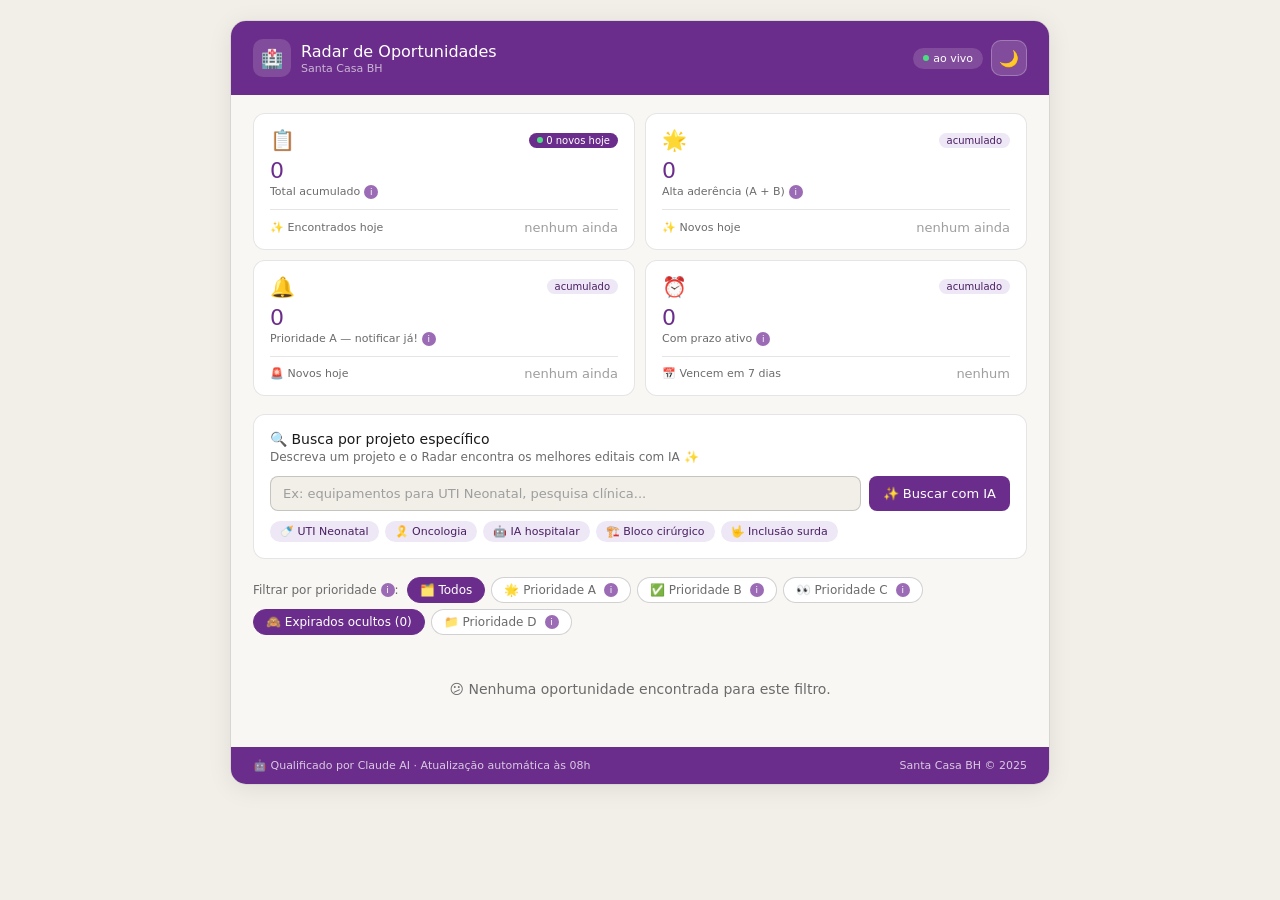
<file: index.html>
<!DOCTYPE html>
<html lang="pt-BR">
<head>
<meta charset="UTF-8"/>
<meta name="viewport" content="width=device-width, initial-scale=1.0"/>
<title>Radar de Oportunidades — Santa Casa BH</title>
<style>
*{box-sizing:border-box;margin:0;padding:0}
:root{--font-sans:system-ui,-apple-system,sans-serif}
body{font-family:var(--font-sans);background:#f1efe8;min-height:100vh;padding:20px}
@media(max-width:500px){body{padding:0}}
.radar{--bg:#f8f7f4;--bg3:#f1efe8;--border:rgba(0,0,0,0.1);--border2:rgba(0,0,0,0.18);--txt:#1a1a1a;--txt2:#6b6b6b;--txt3:#9e9e9e;--roxo:#6B2D8B;--roxo2:#4A1F61;--roxo-light:#EDE7F6;--roxo-mid:#9C6BB5;--card-bg:#ffffff;max-width:820px;margin:0 auto;border-radius:16px;overflow:hidden;border:0.5px solid var(--border);box-shadow:0 4px 24px rgba(0,0,0,0.08)}
@media(max-width:500px){.radar{border-radius:0;box-shadow:none}}
.radar.dark{--bg:#1a1520;--bg3:#2d2638;--border:rgba(255,255,255,0.1);--border2:rgba(255,255,255,0.18);--txt:#f0ecf5;--txt2:#b39dcc;--txt3:#7a6a8a;--roxo:#9C6BB5;--roxo2:#B085CC;--roxo-light:#2d1f3d;--roxo-mid:#7B4FA0;--card-bg:#231d2c}
.header{background:#6B2D8B;padding:18px 22px;display:flex;align-items:center;justify-content:space-between}
.radar.dark .header{background:#2d1f3d}
.header-logo{display:flex;align-items:center;gap:10px}
.logo-box{width:38px;height:38px;border-radius:10px;background:rgba(255,255,255,0.15);display:flex;align-items:center;justify-content:center;font-size:18px}
.header-name{color:#fff;font-size:16px;font-weight:500}
.header-sub{color:rgba(255,255,255,0.65);font-size:11px;margin-top:1px}
.header-right{display:flex;align-items:center;gap:8px}
.live-badge{background:rgba(255,255,255,0.15);color:#fff;font-size:11px;padding:4px 10px;border-radius:20px;display:flex;align-items:center;gap:4px}
.live-dot{width:6px;height:6px;border-radius:50%;background:#4ade80}
.mode-btn{width:36px;height:36px;border-radius:10px;background:rgba(255,255,255,0.15);border:0.5px solid rgba(255,255,255,0.25);color:#fff;font-size:16px;cursor:pointer;display:flex;align-items:center;justify-content:center}
.mode-btn:hover{background:rgba(255,255,255,0.25)}
.content{padding:18px 22px;background:var(--bg)}
@media(max-width:500px){.content{padding:12px 14px}}
.stats{display:grid;grid-template-columns:repeat(2,1fr);gap:10px;margin-bottom:18px}
.stat{background:var(--card-bg);border-radius:12px;padding:14px 16px;border:0.5px solid var(--border)}
.stat-top{display:flex;align-items:center;justify-content:space-between;margin-bottom:8px}
.stat-emoji{font-size:20px}
.novo-badge{background:var(--roxo-light);color:var(--roxo2);font-size:10px;padding:2px 8px;border-radius:20px;font-weight:500;display:flex;align-items:center;gap:3px}
.novo-badge.destaque{background:#6B2D8B;color:#fff}
.radar.dark .novo-badge.destaque{background:#7B4FA0}
.novo-dot{width:6px;height:6px;border-radius:50%;background:#4ade80}
.stat-num{font-size:22px;font-weight:500;color:var(--roxo);line-height:1}
.stat-label{font-size:11px;color:var(--txt2);margin-top:3px}
.stat-divider{height:0.5px;background:var(--border);margin:10px 0}
.stat-hoje{display:flex;align-items:center;justify-content:space-between}
.stat-hoje-label{font-size:11px;color:var(--txt2)}
.stat-hoje-num{font-size:13px;font-weight:500;color:var(--roxo)}
.stat-hoje-num.zero{color:var(--txt3)}
.busca-box{background:var(--card-bg);border-radius:12px;border:0.5px solid var(--border);padding:16px;margin-bottom:18px}
.busca-title{font-size:14px;font-weight:500;color:var(--txt);margin-bottom:3px}
.busca-sub{font-size:12px;color:var(--txt2);margin-bottom:12px}
.busca-row{display:flex;gap:8px}
.busca-input{flex:1;border:0.5px solid var(--border2);border-radius:8px;padding:9px 12px;font-size:13px;font-family:var(--font-sans);background:var(--bg3);color:var(--txt)}
.busca-input:focus{outline:none;border-color:var(--roxo)}
.busca-input::placeholder{color:var(--txt3)}
.busca-btn-ia{background:var(--roxo);color:#fff;border:none;border-radius:8px;padding:9px 14px;font-size:13px;cursor:pointer;white-space:nowrap;font-family:var(--font-sans)}
.busca-btn-ia:hover{background:var(--roxo2)}
.busca-btn-ia:disabled{background:var(--txt3)}
.chips{display:flex;gap:6px;flex-wrap:wrap;margin-top:10px}
.chip{background:var(--roxo-light);color:var(--roxo2);font-size:11px;padding:4px 10px;border-radius:20px;cursor:pointer;border:none;font-family:var(--font-sans)}
.chip:hover{opacity:.85}
.fallback-aviso{font-size:11px;color:var(--txt3);margin-top:8px;display:flex;align-items:center;gap:4px}
.filtros{display:flex;gap:6px;flex-wrap:wrap;margin-bottom:14px;align-items:center}
.fil-label{font-size:12px;color:var(--txt2);margin-right:2px}
.fil-btn{background:var(--card-bg);border:0.5px solid var(--border2);border-radius:20px;padding:5px 12px;font-size:12px;cursor:pointer;color:var(--txt2);display:flex;align-items:center;gap:4px;font-family:var(--font-sans)}
.fil-btn.on{background:var(--roxo);color:#fff;border-color:var(--roxo)}
.cards{display:flex;flex-direction:column;gap:10px}
.card{background:var(--card-bg);border-radius:12px;border:0.5px solid var(--border);padding:14px 16px;cursor:pointer;display:flex;gap:12px;align-items:flex-start;transition:border-color .15s}
@media(max-width:500px){.card{padding:12px}}
.card:hover{border-color:var(--roxo-mid)}
.card-pri{width:44px;min-width:44px;height:44px;border-radius:10px;display:flex;flex-direction:column;align-items:center;justify-content:center;gap:1px;background:var(--roxo-light)}
.card-pri-emoji{font-size:18px}
.card-pri-label{font-size:9px;font-weight:500;color:var(--roxo)}
.card-body{flex:1;min-width:0}
.card-title{font-size:15px;font-weight:500;color:var(--txt);margin-bottom:5px;line-height:1.4}
.card-source{font-size:12px;color:var(--txt2);margin-bottom:8px}
.pct-row{display:flex;align-items:center;gap:8px}
.pct-track{flex:1;height:6px;background:var(--border);border-radius:3px;overflow:hidden}
.pct-fill{height:100%;border-radius:3px;background:var(--roxo)}
.pct-fill.med{background:var(--roxo-mid)}
.pct-fill.low{background:var(--txt3)}
.pct-label{font-size:12px;font-weight:500;color:var(--roxo);min-width:38px;text-align:right}
.pct-label.med{color:var(--roxo-mid)}
.pct-label.low{color:var(--txt3)}
.tags{display:flex;gap:5px;flex-wrap:wrap;margin-top:8px}
.tag{font-size:10px;padding:2px 7px;border-radius:10px;background:var(--roxo-light);color:var(--roxo2)}
.card-right{display:flex;flex-direction:column;align-items:flex-end;gap:5px;flex-shrink:0}
.deadline{font-size:11px;padding:3px 8px;border-radius:10px;background:var(--roxo-light);color:var(--roxo2);white-space:nowrap}
.deadline.hot{background:#FFF3CD;color:#856404}
.deadline.vencido{background:#f1efe8;color:var(--txt3)}
.deadline.semprazo{background:var(--bg3);color:var(--txt3);border:0.5px dashed var(--border2)}
.radar.dark .deadline.hot{background:#3d3000;color:#ffc107}
.radar.dark .deadline.vencido{background:#2a2a2a;color:var(--txt3)}
.empty{text-align:center;padding:32px;color:var(--txt2);font-size:14px}
.res-section{margin-top:14px;border-top:0.5px solid var(--border);padding-top:14px}
.res-title{font-size:13px;font-weight:500;margin-bottom:10px;color:var(--txt)}
.res-card{background:var(--bg3);border-radius:10px;padding:12px;margin-bottom:8px;border-left:3px solid var(--roxo)}
.res-card.B{border-left-color:var(--roxo-mid)}
.res-card.C{border-left-color:var(--txt3)}
.res-titulo{font-size:13px;font-weight:500;margin-bottom:4px;color:var(--txt)}
.res-just{font-size:12px;color:var(--txt2);line-height:1.5;margin-bottom:6px}
.res-meta{display:flex;gap:6px;flex-wrap:wrap}
.pill{font-size:11px;padding:2px 8px;border-radius:10px;background:var(--card-bg);color:var(--txt2);border:0.5px solid var(--border)}
.footer{background:#6B2D8B;padding:12px 22px;display:flex;justify-content:space-between;align-items:center;flex-wrap:wrap;gap:6px}
.radar.dark .footer{background:#2d1f3d}
.footer-txt{color:rgba(255,255,255,0.75);font-size:11px}
.info-wrap{position:relative;display:inline-flex;align-items:center;cursor:pointer;margin-left:4px;vertical-align:middle}
.info-icon{width:14px;height:14px;border-radius:50%;background:var(--roxo-mid);color:#fff;font-size:9px;font-weight:500;display:inline-flex;align-items:center;justify-content:center;user-select:none}
.tooltip{display:none;position:absolute;bottom:calc(100% + 6px);left:50%;transform:translateX(-50%);background:#2C2C2A;color:#fff;font-size:11px;line-height:1.5;padding:8px 10px;border-radius:8px;width:200px;z-index:99;pointer-events:none;white-space:normal}
.tooltip::after{content:'';position:absolute;top:100%;left:50%;transform:translateX(-50%);border:5px solid transparent;border-top-color:#2C2C2A}
.info-wrap:hover .tooltip,.info-wrap.open .tooltip{display:block}
</style>
</head>
<body>
<div class="radar" id="radar">
<div class="header">
  <div class="header-logo">
    <div class="logo-box">🏥</div>
    <div>
      <div class="header-name">Radar de Oportunidades</div>
      <div class="header-sub">Santa Casa BH</div>
    </div>
  </div>
  <div class="header-right">
    <div class="live-badge"><div class="live-dot"></div> ao vivo</div>
    <button class="mode-btn" id="mode-btn" onclick="toggleMode()" aria-label="Alternar modo escuro/claro">🌙</button>
  </div>
</div>
<div class="content">
  <div class="stats">
    <div class="stat">
      <div class="stat-top"><span class="stat-emoji">📋</span><span class="novo-badge destaque"><span class="novo-dot"></span> <span id="novos-hoje">0</span> novos hoje</span></div>
      <div class="stat-num" id="s-total">—</div>
      <div class="stat-label">Total acumulado<span class="info-wrap" onclick="toggleTip(this)"><span class="info-icon">i</span><span class="tooltip">Todos os editais encontrados desde o início. Cresce todo dia com a atualização automática das 08h.</span></span></div>
      <div class="stat-divider"></div>
      <div class="stat-hoje"><span class="stat-hoje-label">✨ Encontrados hoje</span><span class="stat-hoje-num zero" id="hoje-total">—</span></div>
    </div>
    <div class="stat">
      <div class="stat-top"><span class="stat-emoji">🌟</span><span class="novo-badge">acumulado</span></div>
      <div class="stat-num" id="s-ab">—</div>
      <div class="stat-label">Alta aderência (A + B)<span class="info-wrap" onclick="toggleTip(this)"><span class="info-icon">i</span><span class="tooltip">Editais com 60% ou mais de aderência, sem contar os expirados.</span></span></div>
      <div class="stat-divider"></div>
      <div class="stat-hoje"><span class="stat-hoje-label">✨ Novos hoje</span><span class="stat-hoje-num zero" id="hoje-ab">—</span></div>
    </div>
    <div class="stat">
      <div class="stat-top"><span class="stat-emoji">🔔</span><span class="novo-badge">acumulado</span></div>
      <div class="stat-num" id="s-a">—</div>
      <div class="stat-label">Prioridade A — notificar já!<span class="info-wrap" onclick="toggleTip(this)"><span class="info-icon">i</span><span class="tooltip">Editais com 80%+ de aderência, sem contar os expirados.</span></span></div>
      <div class="stat-divider"></div>
      <div class="stat-hoje"><span class="stat-hoje-label">🚨 Novos hoje</span><span class="stat-hoje-num zero" id="hoje-a">—</span></div>
    </div>
    <div class="stat">
      <div class="stat-top"><span class="stat-emoji">⏰</span><span class="novo-badge">acumulado</span></div>
      <div class="stat-num" id="s-prazo">—</div>
      <div class="stat-label">Com prazo ativo<span class="info-wrap" onclick="toggleTip(this)"><span class="info-icon">i</span><span class="tooltip">Editais com data informada ainda dentro do prazo. Editais sem data não entram nesta conta.</span></span></div>
      <div class="stat-divider"></div>
      <div class="stat-hoje"><span class="stat-hoje-label">📅 Vencem em 7 dias</span><span class="stat-hoje-num zero" id="hoje-prazo">—</span></div>
    </div>
  </div>
  <div class="busca-box">
    <div class="busca-title">🔍 Busca por projeto específico</div>
    <div class="busca-sub">Descreva um projeto e o Radar encontra os melhores editais com IA ✨</div>
    <div class="busca-row">
      <input class="busca-input" id="proj-input" placeholder="Ex: equipamentos para UTI Neonatal, pesquisa clínica..."/>
      <button class="busca-btn-ia" id="busca-btn" onclick="buscar()">✨ Buscar com IA</button>
    </div>
    <div class="chips">
      <button class="chip" onclick="preencher('Equipamentos para UTI Neonatal com novos leitos para atendimento SUS')">🍼 UTI Neonatal</button>
      <button class="chip" onclick="preencher('Pesquisa clínica em oncologia pediátrica com St. Jude Global')">🎗️ Oncologia</button>
      <button class="chip" onclick="preencher('Inteligência artificial para triagem e otimização hospitalar')">🤖 IA hospitalar</button>
      <button class="chip" onclick="preencher('Reforma e ampliação do bloco cirúrgico de alta complexidade')">🏗️ Bloco cirúrgico</button>
      <button class="chip" onclick="preencher('Programa de inclusão da comunidade surda com Libras')">🤟 Inclusão surda</button>
    </div>
    <div id="busca-res"></div>
  </div>
  <div class="filtros">
    <span class="fil-label">Filtrar por prioridade<span class="info-wrap" onclick="toggleTip(this)"><span class="info-icon">i</span><span class="tooltip">A prioridade indica o quanto cada edital é adequado para a Santa Casa BH, calculada pela IA.</span></span>:</span>
    <button class="fil-btn on" onclick="filtrar('todos',this)">🗂️ Todos</button>
    <button class="fil-btn" onclick="filtrar('A',this)">🌟 Prioridade A<span class="info-wrap" onclick="toggleTip(this);event.stopPropagation()"><span class="info-icon">i</span><span class="tooltip">Aderência acima de 80%. Notificar a equipe imediatamente!</span></span></button>
    <button class="fil-btn" onclick="filtrar('B',this)">✅ Prioridade B<span class="info-wrap" onclick="toggleTip(this);event.stopPropagation()"><span class="info-icon">i</span><span class="tooltip">Aderência entre 60% e 79%. Vale analisar com atenção.</span></span></button>
    <button class="fil-btn" onclick="filtrar('C',this)">👀 Prioridade C<span class="info-wrap" onclick="toggleTip(this);event.stopPropagation()"><span class="info-icon">i</span><span class="tooltip">Aderência entre 40% e 59%. Vale monitorar.</span></span></button>
    <button class="fil-btn on" id="btn-exp" onclick="toggleExpirados()">🙈 Expirados ocultos</button>
    <button class="fil-btn" onclick="filtrar('D',this)">📁 Prioridade D<span class="info-wrap" onclick="toggleTip(this);event.stopPropagation()"><span class="info-icon">i</span><span class="tooltip">Aderência abaixo de 40%. Arquivado para referência.</span></span></button>
  </div>
  <div class="cards" id="lista"></div>
</div>
<div class="footer">
  <div class="footer-txt">🤖 Qualificado por Claude AI · Atualização automática às 08h</div>
  <div class="footer-txt">Santa Casa BH © 2025</div>
</div>
</div>
<script>
const SUPABASE_URL='https://ovedkeyvqzuomhkqepca.supabase.co';
const SUPABASE_KEY= 'eyJhbGciOiJIUzI1NiIsInR5cCI6IkpXVCJ9.eyJpc3MiOiJzdXBhYmFzZSIsInJlZiI6Im92ZWRrZXl2cXp1b21oa3FlcGNhIiwicm9sZSI6ImFub24iLCJpYXQiOjE3ODAyMjU2MDAsImV4cCI6MjA5NTgwMTYwMH0.zmwQPsYw47sDrvlHhGqskFN2MqNCKvKxvadE1CRMw0I';
const ANTHROPIC_KEY=window.ANTHROPIC_API_KEY||'';
const priEmoji={A:'🌟',B:'✅',C:'👀',D:'📁'};
let isDark=false,todos=[],filtroAtivo='todos';

function toggleMode(){isDark=!isDark;document.getElementById('radar').classList.toggle('dark',isDark);document.getElementById('mode-btn').textContent=isDark?'☀️':'🌙'}
function toggleTip(el){const o=el.classList.contains('open');document.querySelectorAll('.info-wrap.open').forEach(e=>e.classList.remove('open'));if(!o)el.classList.add('open')}
document.addEventListener('click',e=>{if(!e.target.closest('.info-wrap'))document.querySelectorAll('.info-wrap.open').forEach(el=>el.classList.remove('open'))});
function isHoje(d){const dt=new Date(d),h=new Date();return dt.getDate()===h.getDate()&&dt.getMonth()===h.getMonth()&&dt.getFullYear()===h.getFullYear()}
function preencher(txt){document.getElementById('proj-input').value=txt}
function isExpirado(d){if(!d.deadline)return false;const h=new Date();h.setHours(0,0,0,0);const v=new Date(d.deadline);v.setHours(0,0,0,0);return v<h}
let ocultarExp=true;
function toggleExpirados(){ocultarExp=!ocultarExp;renderLista()}
function scoreClass(s){return s>=70?'':s>=45?'med':'low'}
function prazoLabel(deadline){
  if(!deadline)return{txt:'❔ Sem prazo informado',cls:'semprazo'};
  const hoje=new Date();hoje.setHours(0,0,0,0);
  const vence=new Date(deadline);vence.setHours(0,0,0,0);
  const diff=Math.round((vence-hoje)/(1000*60*60*24));
  if(diff<0)return{txt:'📁 Prazo expirado',cls:'vencido'};
  if(diff===0)return{txt:'⚠️ Vence hoje!',cls:'hot'};
  if(diff<=7)return{txt:`⚠️ Vence em ${diff} dia${diff>1?'s':''}`,cls:'hot'};
  return{txt:`📅 ${vence.toLocaleDateString('pt-BR')}`,cls:''};
}
function renderStats(){
  const agora=new Date();agora.setHours(0,0,0,0);
  const em7=new Date(agora.getTime()+7*86400000);
  const hoje=todos.filter(d=>isHoje(d.created_at));
  document.getElementById('s-total').textContent=todos.length;
  document.getElementById('s-ab').textContent=todos.filter(d=>!isExpirado(d)&&(d.tier==='A'||d.tier==='B')).length;
  document.getElementById('s-a').textContent=todos.filter(d=>!isExpirado(d)&&d.tier==='A').length;
  document.getElementById('s-prazo').textContent=todos.filter(d=>{if(!d.deadline)return false;const v=new Date(d.deadline);v.setHours(0,0,0,0);return v>=agora}).length;
  const ht=hoje.length,hab=hoje.filter(d=>!isExpirado(d)&&(d.tier==='A'||d.tier==='B')).length,ha=hoje.filter(d=>!isExpirado(d)&&d.tier==='A').length;
  const hp=todos.filter(d=>{if(!d.deadline)return false;const v=new Date(d.deadline);v.setHours(0,0,0,0);return v>=agora&&v<=em7}).length;
  document.getElementById('novos-hoje').textContent=ht;
  document.getElementById('hoje-total').textContent=ht>0?`+${ht} 🆕`:'nenhum ainda';
  document.getElementById('hoje-ab').textContent=hab>0?`+${hab} 🆕`:'nenhum ainda';
  document.getElementById('hoje-a').textContent=ha>0?`+${ha} 🚨`:'nenhum ainda';
  document.getElementById('hoje-prazo').textContent=hp>0?`${hp} ⚠️`:'nenhum';
  ['hoje-total','hoje-ab','hoje-a','hoje-prazo'].forEach((id,i)=>{document.getElementById(id).className='stat-hoje-num'+([ht,hab,ha,hp][i]===0?' zero':'')});
}
function renderCard(d){
  const sc=scoreClass(d.score),pct=Math.round(d.score)+'%';
  const pl=prazoLabel(d.deadline);
  const dlHtml=pl?`<div class="deadline ${pl.cls}">${pl.txt}</div>`:'';
  const tags=(d.areas||[]).slice(0,3).map(a=>`<span class="tag">${a}</span>`).join('');
  const url=(d.url||'').replace(/'/g,"\\'"),titulo=d.title.replace(/'/g,"\\'");
  return`<div class="card" onclick="abrirEdital('${url}','${titulo}')">
    <div class="card-pri"><span class="card-pri-emoji">${priEmoji[d.tier]}</span><span class="card-pri-label">Prior. ${d.tier}</span></div>
    <div class="card-body">
      <div class="card-title">${d.title}</div>
      <div class="card-source">🏢 ${d.source}</div>
      <div class="pct-row"><div class="pct-track"><div class="pct-fill ${sc}" style="width:${d.score}%"></div></div>
      <span class="pct-label ${sc}">${pct} aderência<span class="info-wrap" onclick="toggleTip(this);event.stopPropagation()"><span class="info-icon">i</span><span class="tooltip">O quanto este edital se encaixa no perfil da Santa Casa BH, de 0% a 100%.</span></span></span></div>
      ${tags?`<div class="tags">${tags}</div>`:''}
    </div>
    <div class="card-right">${dlHtml}</div>
  </div>`;
}
function renderLista(){
  const base=todos.filter(d=>filtroAtivo==='todos'||d.tier===filtroAtivo);
  const nExp=base.filter(isExpirado).length;
  const lista=ocultarExp?base.filter(d=>!isExpirado(d)):base;
  const b=document.getElementById('btn-exp');
  if(b){b.classList.toggle('on',ocultarExp);b.textContent=(ocultarExp?'🙈 Expirados ocultos':'👁️ Mostrando expirados')+' ('+nExp+')'}
  document.getElementById('lista').innerHTML=lista.length?lista.map(renderCard).join(''):'<div class="empty">😕 Nenhuma oportunidade encontrada para este filtro.</div>';
}
function filtrar(tier,el){filtroAtivo=tier;document.querySelectorAll('.fil-btn').forEach(b=>b.classList.remove('on'));el.classList.add('on');renderLista()}
function abrirEdital(url,titulo){if(url&&url.startsWith('http'))window.open(url,'_blank');else alert('Edital: '+titulo)}
async function buscar(){
  const proj=document.getElementById('proj-input').value.trim();
  if(!proj)return;
  const btn=document.getElementById('busca-btn');
  btn.disabled=true;btn.textContent='⏳ Analisando...';
  document.getElementById('busca-res').innerHTML='<div style="padding:12px 0;font-size:13px;color:var(--txt2)">🤖 O Claude está buscando os melhores editais para o seu projeto...</div>';
  let usouFallback=false,resultados=[];
  try{
    const r=await fetch('https://api.anthropic.com/v1/messages',{method:'POST',headers:{'Content-Type':'application/json'},body:JSON.stringify({model:'claude-sonnet-4-20250514',max_tokens:1000,messages:[{role:'user',content:`Você é especialista em captação de recursos para a Santa Casa BH (hospital filantrópico 100% SUS em Belo Horizonte, MG). Projeto: "${proj}". Sugira 4 fontes de financiamento. Responda APENAS JSON: {"resultados":[{"titulo":"nome","fonte":"org","tier":"A/B/C","score":número,"justificativa":"2 frases","areas":["área"]}]}`}]})});
    const data=await r.json();
    resultados=JSON.parse(data.content[0].text).resultados;
  }catch(e){
    usouFallback=true;
    resultados=[
      {titulo:'Chamada Pública MS — Alta Complexidade',fonte:'Ministério da Saúde',tier:'A',score:91,justificativa:'Alinhamento direto com missão SUS da Santa Casa BH. Histórico de aprovações na instituição.',areas:['Alta complexidade','SUS']},
      {titulo:'BNDES Saúde — Equipamentos',fonte:'BNDES',tier:'B',score:72,justificativa:'Financiamento para equipamentos com condições especiais para filantrópicas.',areas:['Equipamentos']},
      {titulo:'Emenda Parlamentar — Saúde',fonte:'Câmara dos Deputados',tier:'B',score:68,justificativa:'Canal consolidado com histórico de captação pela Santa Casa BH.',areas:['SUS','Filantropia']},
      {titulo:'FAPEMIG — Pesquisa em Saúde',fonte:'FAPEMIG',tier:'C',score:51,justificativa:'Aderente se houver componente de pesquisa com universidade pública.',areas:['Pesquisa']}
    ];
  }
  const aviso=usouFallback?'<div class="fallback-aviso">ℹ️ Resultado simulado — a IA não estava disponível neste momento.</div>':'';
  document.getElementById('busca-res').innerHTML=`<div class="res-section"><div class="res-title">🎯 ${resultados.length} fontes encontradas para o seu projeto</div>${resultados.map(r=>`<div class="res-card ${r.tier}"><div class="res-titulo">${priEmoji[r.tier]} ${r.titulo}</div><div class="res-just">${r.justificativa}</div><div class="res-meta"><span class="pill">Prioridade ${r.tier}</span><span class="pill">${Math.round(r.score)}% aderência</span><span class="pill">🏢 ${r.fonte}</span>${(r.areas||[]).map(a=>`<span class="pill">${a}</span>`).join('')}</div></div>`).join('')}${aviso}</div>`;
  btn.disabled=false;btn.textContent='✨ Buscar com IA';
}
async function init(){
  try{
   const r=await fetch(`${SUPABASE_URL}/rest/v1/qualifications?select=id,score,tier,matched_areas,created_at,opportunities(title,url,deadline,created_at,sources(name))&order=score.desc`,{headers:{'apikey':SUPABASE_KEY,'Authorization':`Bearer ${SUPABASE_KEY}`}});
    if(r.ok){const json=await r.json();if(json&&json.length>0){todos=json.map(q=>({title:q.opportunities?.title||'Sem título',source:q.opportunities?.sources?.name||'—',tier:q.tier,score:q.score,deadline:q.opportunities?.deadline||null,areas:q.matched_areas||[],url:q.opportunities?.url||null,created_at:q.opportunities?.created_at||q.created_at}));}}
  }catch(e){}
  renderStats();renderLista();
}
init();
</script>
</body>
</html>
</file>
